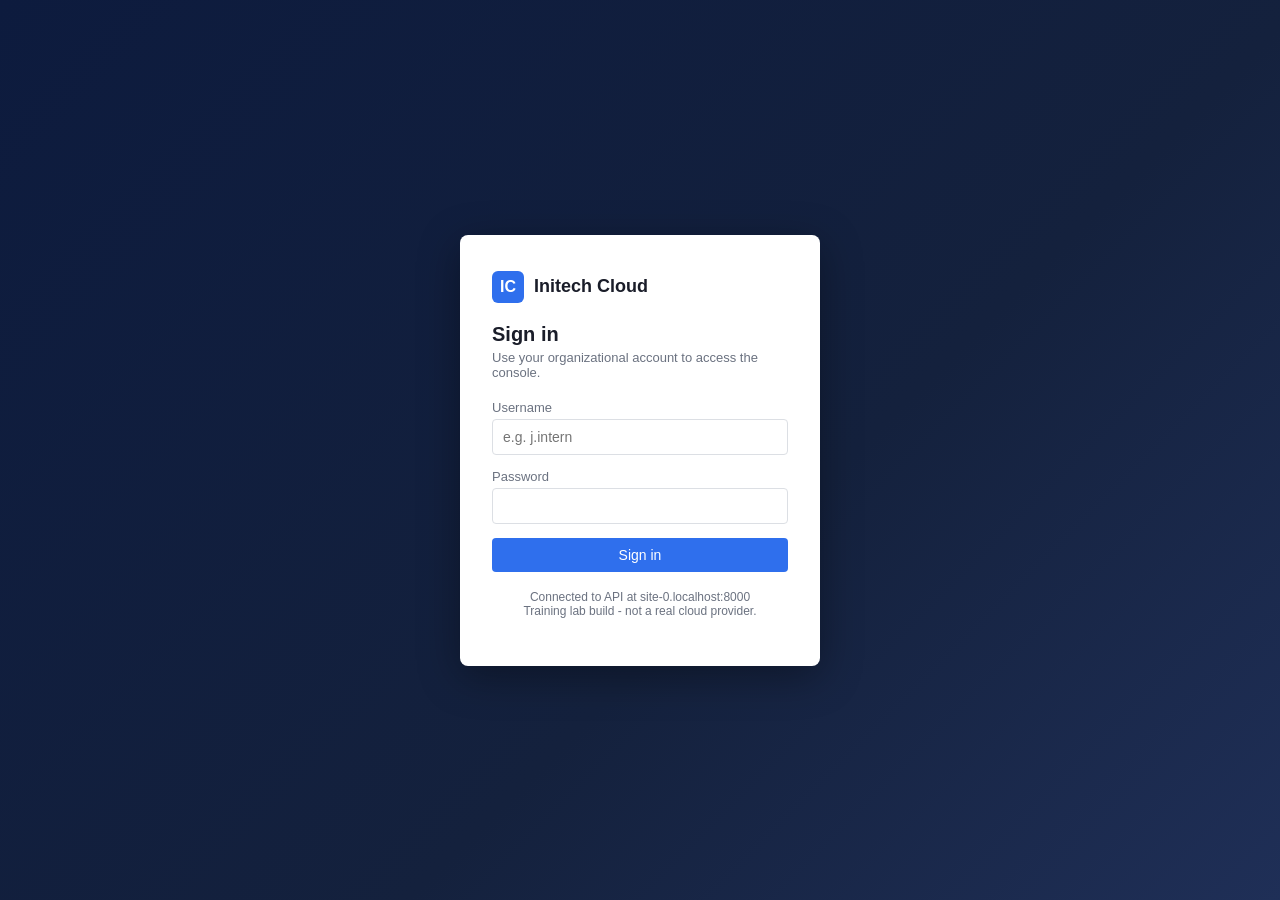
<file: frontend/src/index.html>
<!DOCTYPE html>
<html lang="en">
<head>
<meta charset="UTF-8" />
<meta name="viewport" content="width=device-width, initial-scale=1.0" />
<title>Initech Cloud - Sign in</title>
<link rel="stylesheet" href="css/style.css" />
</head>
<body class="login-page">
  <div class="login-card">
    <div class="login-brand">
      <span class="logo-mark">IC</span>
      <span class="brand-name">Initech Cloud</span>
    </div>
    <h1>Sign in</h1>
    <p class="subtitle">Use your organizational account to access the console.</p>

    <div class="error-banner" id="error-banner"></div>

    <form id="login-form">
      <div class="field">
        <label for="username">Username</label>
        <input type="text" id="username" placeholder="e.g. j.intern" autocomplete="username" />
      </div>
      <div class="field">
        <label for="password">Password</label>
        <input type="password" id="password" autocomplete="current-password" />
      </div>
      <button type="submit" class="btn full-width">Sign in</button>
    </form>

    <p class="login-footnote">
      Connected to API at <span id="api-host"></span>:8000<br />
      Training lab build - not a real cloud provider.
    </p>
  </div>

  <script src="js/api.js"></script>
  <script src="js/login.js"></script>
</body>
</html>
</file>
<file: frontend/src/css/style.css>
:root {
  --sidebar-bg: #14213d;
  --sidebar-active: #1f2f57;
  --topbar-bg: #ffffff;
  --page-bg: #f3f4f6;
  --border: #dcdfe4;
  --text-main: #1a1d29;
  --text-muted: #6b7280;
  --accent: #2f6fed;
  --danger: #d13438;
  --warn: #c98a1f;
  --ok: #1f9d55;
}

* { box-sizing: border-box; }

body {
  margin: 0;
  font-family: "Segoe UI", Roboto, Arial, sans-serif;
  background: var(--page-bg);
  color: var(--text-main);
}

a { color: var(--accent); text-decoration: none; }
a:hover { text-decoration: underline; }

/* ---------- Login page ---------- */
.login-page {
  min-height: 100vh;
  display: flex;
  align-items: center;
  justify-content: center;
  background: linear-gradient(135deg, #0d1b3e 0%, #14213d 60%, #1f2f57 100%);
}

.login-card {
  width: 360px;
  background: #fff;
  border-radius: 8px;
  padding: 36px 32px;
  box-shadow: 0 10px 40px rgba(0,0,0,0.35);
}

.login-brand {
  display: flex;
  align-items: center;
  gap: 10px;
  margin-bottom: 20px;
}

.login-brand .logo-mark {
  width: 32px;
  height: 32px;
  border-radius: 6px;
  background: var(--accent);
  color: #fff;
  display: flex;
  align-items: center;
  justify-content: center;
  font-weight: 700;
}

.login-brand .brand-name {
  font-size: 18px;
  font-weight: 600;
}

.login-card h1 {
  font-size: 20px;
  margin: 0 0 4px 0;
}

.login-card p.subtitle {
  color: var(--text-muted);
  font-size: 13px;
  margin: 0 0 20px 0;
}

.field { margin-bottom: 14px; }
.field label { display: block; font-size: 13px; margin-bottom: 4px; color: var(--text-muted); }
.field input {
  width: 100%;
  padding: 9px 10px;
  border: 1px solid var(--border);
  border-radius: 4px;
  font-size: 14px;
}
.field input:focus { outline: none; border-color: var(--accent); }

.btn {
  display: inline-block;
  padding: 9px 16px;
  border-radius: 4px;
  border: none;
  background: var(--accent);
  color: #fff;
  font-size: 14px;
  cursor: pointer;
}
.btn:hover { opacity: 0.92; }
.btn.btn-secondary { background: #e7e9ee; color: var(--text-main); }
.btn.btn-danger { background: var(--danger); }
.btn.full-width { width: 100%; }

.error-banner {
  background: #fdeaea;
  border: 1px solid #f2b8b8;
  color: var(--danger);
  padding: 8px 10px;
  border-radius: 4px;
  font-size: 13px;
  margin-bottom: 14px;
  display: none;
}

.login-footnote {
  margin-top: 18px;
  font-size: 12px;
  color: var(--text-muted);
  text-align: center;
}

/* ---------- App shell (sidebar + topbar) ---------- */
.app-shell {
  display: flex;
  min-height: 100vh;
}

.sidebar {
  width: 220px;
  flex-shrink: 0;
  background: var(--sidebar-bg);
  color: #cdd6f4;
  padding: 18px 0;
}

.sidebar .brand {
  display: flex;
  align-items: center;
  gap: 8px;
  padding: 0 18px 18px 18px;
  border-bottom: 1px solid rgba(255,255,255,0.08);
  margin-bottom: 10px;
  font-weight: 600;
  color: #fff;
}

.sidebar .brand .logo-mark {
  width: 26px; height: 26px;
  background: var(--accent);
  border-radius: 6px;
  display: flex; align-items: center; justify-content: center;
  font-size: 13px;
  font-weight: 700;
  color: #fff;
}

.sidebar nav a {
  display: flex;
  align-items: center;
  gap: 10px;
  padding: 10px 18px;
  color: #cdd6f4;
  font-size: 14px;
}
.sidebar nav a:hover { background: rgba(255,255,255,0.06); text-decoration: none; }
.sidebar nav a.active { background: var(--sidebar-active); color: #fff; border-left: 3px solid var(--accent); padding-left: 15px; }

.main {
  flex: 1;
  min-width: 0;
}

.topbar {
  background: var(--topbar-bg);
  border-bottom: 1px solid var(--border);
  padding: 10px 24px;
  display: flex;
  align-items: center;
  justify-content: space-between;
}

.topbar .search-hint {
  color: var(--text-muted);
  font-size: 13px;
}

.topbar .user-info {
  display: flex;
  align-items: center;
  gap: 10px;
  font-size: 13px;
}

.role-badge {
  padding: 2px 8px;
  border-radius: 10px;
  font-size: 11px;
  font-weight: 600;
  color: #fff;
}
.role-badge.Owner { background: var(--danger); }
.role-badge.Contributor { background: var(--warn); }
.role-badge.Reader { background: var(--accent); }

.content { padding: 24px; }

.page-title {
  font-size: 22px;
  margin: 0 0 4px 0;
}
.page-subtitle {
  color: var(--text-muted);
  font-size: 13px;
  margin: 0 0 20px 0;
}

.panel {
  background: #fff;
  border: 1px solid var(--border);
  border-radius: 6px;
  margin-bottom: 20px;
}
.panel-header {
  padding: 12px 16px;
  border-bottom: 1px solid var(--border);
  font-weight: 600;
  font-size: 14px;
  display: flex;
  justify-content: space-between;
  align-items: center;
}
.panel-body { padding: 16px; }

table { width: 100%; border-collapse: collapse; font-size: 13px; }
th, td { text-align: left; padding: 8px 10px; border-bottom: 1px solid #eef0f3; }
th { color: var(--text-muted); font-weight: 600; font-size: 12px; text-transform: uppercase; }
tr:last-child td { border-bottom: none; }

.cards-grid {
  display: grid;
  grid-template-columns: repeat(auto-fill, minmax(220px, 1fr));
  gap: 14px;
}
.resource-card {
  background: #fff;
  border: 1px solid var(--border);
  border-radius: 6px;
  padding: 14px;
}
.resource-card .r-name { font-weight: 600; margin-bottom: 4px; }
.resource-card .r-type { color: var(--text-muted); font-size: 12px; margin-bottom: 8px; }
.resource-card .r-meta { font-size: 12px; color: var(--text-muted); }

.badge { padding: 2px 8px; border-radius: 10px; font-size: 11px; font-weight: 600; }
.badge.public { background: #fdeaea; color: var(--danger); }
.badge.private { background: #e8f5ec; color: var(--ok); }

.inline-form { display: flex; gap: 8px; align-items: center; }
.inline-form input { padding: 6px 8px; border: 1px solid var(--border); border-radius: 4px; font-size: 13px; }

.result-box {
  margin-top: 10px;
  background: #0d1117;
  color: #c9d1d9;
  padding: 10px;
  border-radius: 4px;
  font-family: Consolas, monospace;
  font-size: 12px;
  white-space: pre-wrap;
  word-break: break-all;
  max-height: 260px;
  overflow: auto;
}

.muted { color: var(--text-muted); }
.mt-8 { margin-top: 8px; }
.mt-16 { margin-top: 16px; }
</file>
